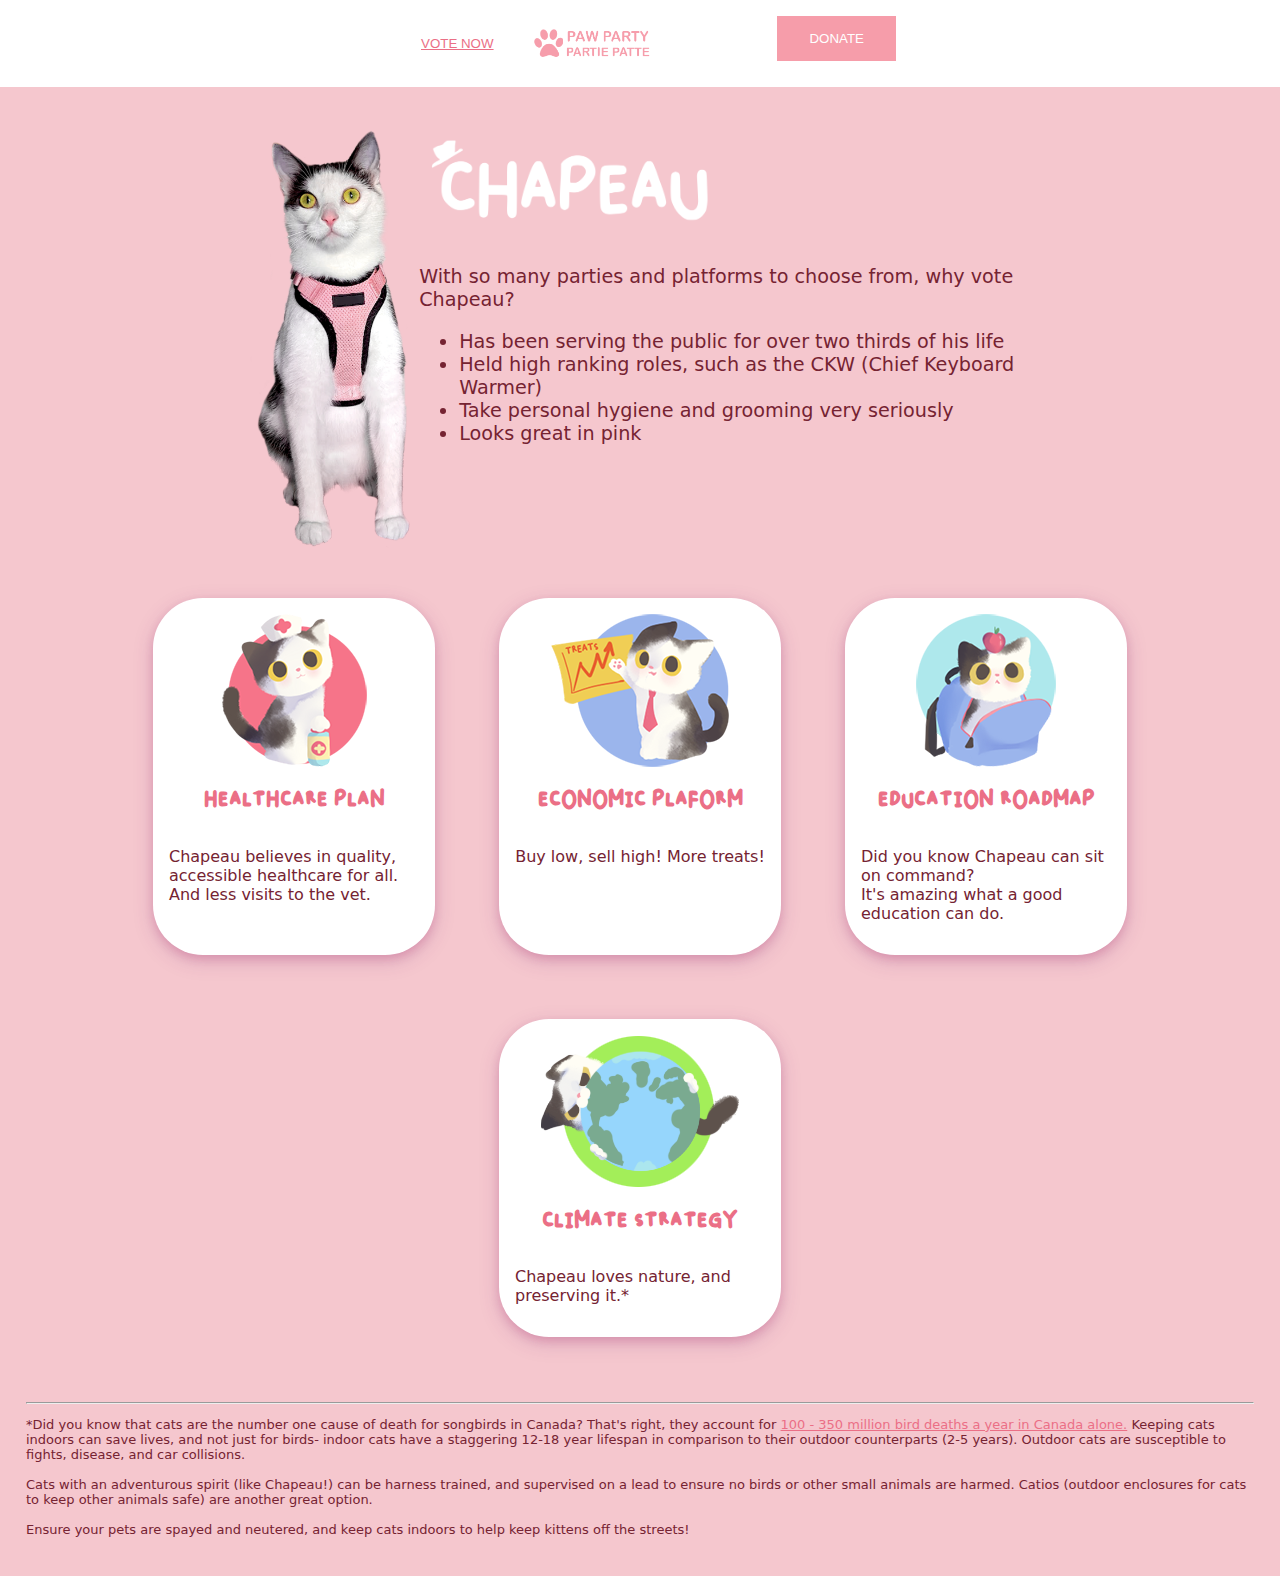
<file: index.html>
<!DOCTYPE html>
<html lang = "en">
    <head>
        <title>Vote Chapeau!</title>
        <link rel="stylesheet" href="css/style.css" type="text/css" charset="utf-8" >
        <link rel="stylesheet" href="webfontkit-20220525-144732/stylesheet.css" type="text/css" charset="utf-8" />
        <link rel="icon" type="image/x-icon" href="images/favicon.ico">
        <!-- Global site tag (gtag.js) - Google Analytics -->
        <script async src="https://www.googletagmanager.com/gtag/js?id=G-XYLHHVFT61"></script>
        <script>
          window.dataLayer = window.dataLayer || [];
          function gtag(){dataLayer.push(arguments);}
          gtag('js', new Date());

          gtag('config', 'G-XYLHHVFT61');
        </script>
    </head>
    
    <body>
  
    <header>
            <div class="container_head">
              <div class="wrapper_head">
              	<div id="row"><a href="https://www.elections.on.ca/en.html"> <button id="vote">VOTE NOW</button></a><img alt="Logo of the Paw Party / Partie Patte, the party name with a small paw print" src="images/pawparty.png" id="logo"></div><a href="https://www.ohsre.ca/sslpage.aspx?pid=184"><button>DONATE</button></a>
              </div>
            </div>
    </header>
        <div class="container">
            <div class="wrapper">
                <div id="info">
                    <img id="sitting" src="images/sitting.png" alt="Chapeau sitting down, wearing his pink harness.">
                    <div id="one">
                        <img id="info_img" src="images/white_logo.png" alt="Chapeau">
                        
                        <p>With so many parties and platforms to choose from, why vote Chapeau?
                        </p>
                        <ul>
                            <li>Has been serving the public for over two thirds of his life</li>
                            <li>Held high ranking roles, such as the CKW (Chief Keyboard Warmer)</li>
                            <li>Take personal hygiene and grooming very seriously</li>
                            <li>Looks great in pink</li>
                        </ul>
                        
                    </div>
                </div>

              </div>
              
            </div>
            
            <div id="platform">
	            <div class="card" id = "health"><img id ="health_icon" src="images/health.png" alt="A small cartoon icon of chapeau in a nurse cap with a bottle of pills">
                  <h2>HEALTHCARE PLAN</h2>
                  <p>Chapeau believes in quality, accessible healthcare for all. <br />And less visits to the vet.</p></div>
                <div class="card" id="econ"><img id="econ_icon" src="images/econ.png" alt="A small cartoon icon of Chapeau in a tie with a line chart titled 'treats' trending upwards">
                  <h2>ECONOMIC PLAFORM</h2>
                  <p>Buy low, sell high! More treats!</p></div>
                <div class="card" id="edu"><img id="edu_icon" src="images/edu.png" alt="A small cartoon icon of Chapeau in a schoolbag with an apple on his head">
                  <h2>EDUCATION ROADMAP</h2>
                  <p>Did you know Chapeau can sit on command?  <br />It's amazing what a good education can do.</p></div>
                <div class="card" id="climate"><img id="climate_icon" src="images/climate.png" alt="A small cartoon icon of Chapeau wrestling with the Earth like a ball of yarn">
                  <h2>CLIMATE STRATEGY</h2>
                  <p>Chapeau loves nature, and preserving it.*</p></div>
                
            
            </div>
  
                <div id="facts">
                    <hr/>
                    <p>*Did you know that cats are the number one cause of death for songbirds in Canada? That's right, they account for <a href="https://catsandbirds.ca/research/estimated-number-of-birds-killed-by-house-cats/#:~:text=Blancher%20estimates%20that%20cats%20kill,the%20rest%20by%20feral%20cats.">100 - 350 million bird deaths a year in Canada alone.</a> 
                    Keeping cats indoors can save lives, and not just for birds- indoor cats have a staggering 12-18 year lifespan in comparison to their outdoor counterparts (2-5 years). Outdoor cats are susceptible to fights, disease, and car collisions. 
                    <br/><br/>
                    Cats with an adventurous spirit (like Chapeau!) can be harness trained, and supervised on a lead to ensure no birds or other small animals are harmed. Catios (outdoor enclosures for cats to keep other animals safe) are another great option.
                    <br/><br/>
                    Ensure your pets are spayed and neutered, and keep cats indoors to help keep kittens off the streets!
                    </p>
                </div>
            <script src="script.js"></script>
    </body>
</html>
</file>
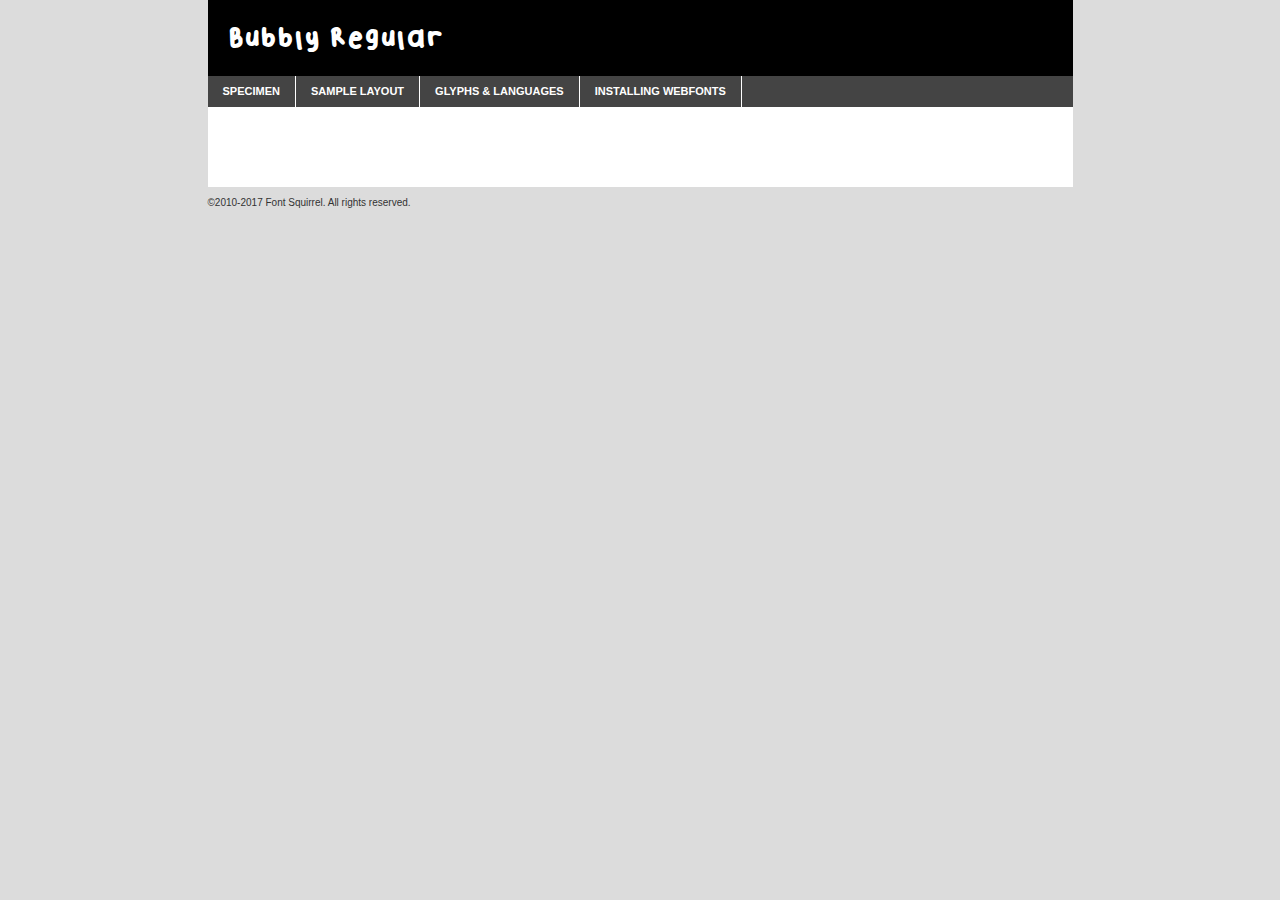
<file: webfontkit-20220525-144732/bubbly-regular-demo.html>
<!DOCTYPE html PUBLIC "-//W3C//DTD XHTML 1.0 Transitional//EN"
	"http://www.w3.org/TR/xhtml1/DTD/xhtml1-transitional.dtd">

<html xmlns="http://www.w3.org/1999/xhtml" xml:lang="en" lang="en">
<head>
	<meta http-equiv="Content-Type" content="text/html; charset=utf-8" />
	<script src="http://ajax.googleapis.com/ajax/libs/jquery/1.7.2/jquery.min.js" type="text/javascript" charset="utf-8"></script>
	<script type="text/javascript">
	(function($){$.fn.easyTabs=function(option){var param=jQuery.extend({fadeSpeed:"fast",defaultContent:1,activeClass:'active'},option);$(this).each(function(){var thisId="#"+this.id;if(param.defaultContent==''){param.defaultContent=1;}
	if(typeof param.defaultContent=="number")
	{var defaultTab=$(thisId+" .tabs li:eq("+(param.defaultContent-1)+") a").attr('href').substr(1);}else{var defaultTab=param.defaultContent;}
	$(thisId+" .tabs li a").each(function(){var tabToHide=$(this).attr('href').substr(1);$("#"+tabToHide).addClass('easytabs-tab-content');});hideAll();changeContent(defaultTab);function hideAll(){$(thisId+" .easytabs-tab-content").hide();}
	function changeContent(tabId){hideAll();$(thisId+" .tabs li").removeClass(param.activeClass);$(thisId+" .tabs li a[href=#"+tabId+"]").closest('li').addClass(param.activeClass);if(param.fadeSpeed!="none")
	{$(thisId+" #"+tabId).fadeIn(param.fadeSpeed);}else{$(thisId+" #"+tabId).show();}}
	$(thisId+" .tabs li").click(function(){var tabId=$(this).find('a').attr('href').substr(1);changeContent(tabId);return false;});});}})(jQuery);
	</script>
	<link rel="stylesheet" href="specimen_files/specimen_stylesheet.css" type="text/css" charset="utf-8" />
	<link rel="stylesheet" href="stylesheet.css" type="text/css" charset="utf-8" />

	<style type="text/css">
					body{
				font-family: 'bubblyregular';
							}
		</style>

	<title>Bubbly Regular Specimen</title>
	
	
	<script type="text/javascript" charset="utf-8">
		$(document).ready(function() {
			$('#container').easyTabs({defaultContent:1});
		});
	</script>
</head>

<body>
<div id="container">
	<div id="header">
		Bubbly Regular	</div>
	<ul class="tabs">
		<li><a href="#specimen">Specimen</a></li>
		<li><a href="#layout">Sample Layout</a></li>
				<li><a href="#glyphs">Glyphs &amp; Languages</a></li>
		<li><a href="#installing">Installing Webfonts</a></li>
		
	</ul>
	
	<div id="main_content">

		
			<div id="specimen">
		
				<div class="section">
					<div class="grid12 firstcol">
						<div class="huge">AaBb</div>
					</div>
				</div>
		
				<div class="section">
					<div class="glyph_range">A&#x200B;B&#x200b;C&#x200b;D&#x200b;E&#x200b;F&#x200b;G&#x200b;H&#x200b;I&#x200b;J&#x200b;K&#x200b;L&#x200b;M&#x200b;N&#x200b;O&#x200b;P&#x200b;Q&#x200b;R&#x200b;S&#x200b;T&#x200b;U&#x200b;V&#x200b;W&#x200b;X&#x200b;Y&#x200b;Z&#x200b;a&#x200b;b&#x200b;c&#x200b;d&#x200b;e&#x200b;f&#x200b;g&#x200b;h&#x200b;i&#x200b;j&#x200b;k&#x200b;l&#x200b;m&#x200b;n&#x200b;o&#x200b;p&#x200b;q&#x200b;r&#x200b;s&#x200b;t&#x200b;u&#x200b;v&#x200b;w&#x200b;x&#x200b;y&#x200b;z&#x200b;1&#x200b;2&#x200b;3&#x200b;4&#x200b;5&#x200b;6&#x200b;7&#x200b;8&#x200b;9&#x200b;0&#x200b;&amp;&#x200b;.&#x200b;,&#x200b;?&#x200b;!&#x200b;&#64;&#x200b;(&#x200b;)&#x200b;#&#x200b;$&#x200b;%&#x200b;*&#x200b;+&#x200b;-&#x200b;=&#x200b;:&#x200b;;</div>
				</div>
				<div class="section">
					<div class="grid12 firstcol">
						<table class="sample_table">
							<tr><td>10</td><td class="size10">abcdefghijklmnopqrstuvwxyzABCDEFGHIJKLMNOPQRSTUVWXYZ0123456789abcdefghijklmnopqrstuvwxyzABCDEFGHIJKLMNOPQRSTUVWXYZ0123456789abcdefghijklmnopqrstuvwxyzABCDEFGHIJKLMNOPQRSTUVWXYZ</td></tr>
							<tr><td>11</td><td class="size11">abcdefghijklmnopqrstuvwxyzABCDEFGHIJKLMNOPQRSTUVWXYZ0123456789abcdefghijklmnopqrstuvwxyzABCDEFGHIJKLMNOPQRSTUVWXYZ0123456789abcdefghijklmnopqrstuvwxyzABCDEFGHIJKLMNOPQRSTUVWXYZ</td></tr>
							<tr><td>12</td><td class="size12">abcdefghijklmnopqrstuvwxyzABCDEFGHIJKLMNOPQRSTUVWXYZ0123456789abcdefghijklmnopqrstuvwxyzABCDEFGHIJKLMNOPQRSTUVWXYZ0123456789abcdefghijklmnopqrstuvwxyzABCDEFGHIJKLMNOPQRSTUVWXYZ</td></tr>
							<tr><td>13</td><td class="size13">abcdefghijklmnopqrstuvwxyzABCDEFGHIJKLMNOPQRSTUVWXYZ0123456789abcdefghijklmnopqrstuvwxyzABCDEFGHIJKLMNOPQRSTUVWXYZ0123456789abcdefghijklmnopqrstuvwxyzABCDEFGHIJKLMNOPQRSTUVWXYZ</td></tr>
							<tr><td>14</td><td class="size14">abcdefghijklmnopqrstuvwxyzABCDEFGHIJKLMNOPQRSTUVWXYZ0123456789abcdefghijklmnopqrstuvwxyzABCDEFGHIJKLMNOPQRSTUVWXYZ0123456789abcdefghijklmnopqrstuvwxyzABCDEFGHIJKLMNOPQRSTUVWXYZ</td></tr>
							<tr><td>16</td><td class="size16">abcdefghijklmnopqrstuvwxyzABCDEFGHIJKLMNOPQRSTUVWXYZ0123456789abcdefghijklmnopqrstuvwxyzABCDEFGHIJKLMNOPQRSTUVWXYZ</td></tr>
							<tr><td>18</td><td class="size18">abcdefghijklmnopqrstuvwxyzABCDEFGHIJKLMNOPQRSTUVWXYZ0123456789abcdefghijklmnopqrstuvwxyzABCDEFGHIJKLMNOPQRSTUVWXYZ</td></tr>
							<tr><td>20</td><td class="size20">abcdefghijklmnopqrstuvwxyzABCDEFGHIJKLMNOPQRSTUVWXYZ0123456789abcdefghijklmnopqrstuvwxyzABCDEFGHIJKLMNOPQRSTUVWXYZ</td></tr>
							<tr><td>24</td><td class="size24">abcdefghijklmnopqrstuvwxyzABCDEFGHIJKLMNOPQRSTUVWXYZ0123456789abcdefghijklmnopqrstuvwxyzABCDEFGHIJKLMNOPQRSTUVWXYZ</td></tr>
							<tr><td>30</td><td class="size30">abcdefghijklmnopqrstuvwxyzABCDEFGHIJKLMNOPQRSTUVWXYZ0123456789abcdefghijklmnopqrstuvwxyzABCDEFGHIJKLMNOPQRSTUVWXYZ</td></tr>
							<tr><td>36</td><td class="size36">abcdefghijklmnopqrstuvwxyzABCDEFGHIJKLMNOPQRSTUVWXYZ0123456789abcdefghijklmnopqrstuvwxyzABCDEFGHIJKLMNOPQRSTUVWXYZ</td></tr>
							<tr><td>48</td><td class="size48">abcdefghijklmnopqrstuvwxyzABCDEFGHIJKLMNOPQRSTUVWXYZ0123456789abcdefghijklmnopqrstuvwxyzABCDEFGHIJKLMNOPQRSTUVWXYZ</td></tr>
							<tr><td>60</td><td class="size60">abcdefghijklmnopqrstuvwxyzABCDEFGHIJKLMNOPQRSTUVWXYZ0123456789abcdefghijklmnopqrstuvwxyzABCDEFGHIJKLMNOPQRSTUVWXYZ</td></tr>
							<tr><td>72</td><td class="size72">abcdefghijklmnopqrstuvwxyzABCDEFGHIJKLMNOPQRSTUVWXYZ0123456789abcdefghijklmnopqrstuvwxyzABCDEFGHIJKLMNOPQRSTUVWXYZ</td></tr>
							<tr><td>90</td><td class="size90">abcdefghijklmnopqrstuvwxyzABCDEFGHIJKLMNOPQRSTUVWXYZ0123456789abcdefghijklmnopqrstuvwxyzABCDEFGHIJKLMNOPQRSTUVWXYZ</td></tr>
						</table>
				
					</div>
			
				</div>
		
		
		
								<div class="section" id="bodycomparison">


										<div id="xheight">
				<div class="fontbody">&#x25FC;&#x25FC;&#x25FC;&#x25FC;&#x25FC;&#x25FC;&#x25FC;&#x25FC;&#x25FC;&#x25FC;&#x25FC;&#x25FC;&#x25FC;&#x25FC;&#x25FC;&#x25FC;&#x25FC;&#x25FC;&#x25FC;&#x25FC;&#x25FC;&#x25FC;&#x25FC;&#x25FC;&#x25FC;&#x25FC;&#x25FC;&#x25FC;&#x25FC;&#x25FC;&#x25FC;&#x25FC;&#x25FC;&#x25FC;&#x25FC;&#x25FC;&#x25FC;&#x25FC;&#x25FC;&#x25FC;&#x25FC;&#x25FC;&#x25FC;&#x25FC;&#x25FC;&#x25FC;&#x25FC;&#x25FC;&#x25FC;&#x25FC;&#x25FC;&#x25FC;&#x25FC;&#x25FC;&#x25FC;&#x25FC;&#x25FC;&#x25FC;&#x25FC;&#x25FC;&#x25FC;&#x25FC;&#x25FC;&#x25FC;&#x25FC;&#x25FC;&#x25FC;&#x25FC;&#x25FC;&#x25FC;&#x25FC;&#x25FC;&#x25FC;&#x25FC;&#x25FC;&#x25FC;&#x25FC;&#x25FC;&#x25FC;&#x25FC;&#x25FC;&#x25FC;&#x25FC;&#x25FC;&#x25FC;&#x25FC;&#x25FC;&#x25FC;&#x25FC;&#x25FC;&#x25FC;&#x25FC;&#x25FC;&#x25FC;&#x25FC;&#x25FC;&#x25FC;&#x25FC;&#x25FC;body</div><div class="arialbody">body</div><div class="verdanabody">body</div><div class="georgiabody">body</div></div>
										<div class="fontbody" style="z-index:1">
											body<span>Bubbly Regular</span>
										</div>
										<div class="arialbody" style="z-index:1">
											body<span>Arial</span>
										</div>
										<div class="verdanabody" style="z-index:1">
											body<span>Verdana</span>
										</div>
										<div class="georgiabody" style="z-index:1">
											body<span>Georgia</span>
										</div>



								</div>
		
		
				<div class="section psample psample_row1" id="">
					
					<div class="grid2 firstcol">
						<p class="size10"><span>10.</span>Aenean lacinia bibendum nulla sed consectetur. Fusce dapibus, tellus ac cursus commodo, tortor mauris condimentum nibh, ut fermentum massa justo sit amet risus. Nullam id dolor id nibh ultricies vehicula ut id elit. Cum sociis natoque penatibus et magnis dis parturient montes, nascetur ridiculus mus. Nulla vitae elit libero, a pharetra augue.</p>
			
					</div>
					<div class="grid3">
						<p class="size11"><span>11.</span>Aenean lacinia bibendum nulla sed consectetur. Fusce dapibus, tellus ac cursus commodo, tortor mauris condimentum nibh, ut fermentum massa justo sit amet risus. Nullam id dolor id nibh ultricies vehicula ut id elit. Cum sociis natoque penatibus et magnis dis parturient montes, nascetur ridiculus mus. Nulla vitae elit libero, a pharetra augue.</p>
			
					</div>
					<div class="grid3">
						<p class="size12"><span>12.</span>Aenean lacinia bibendum nulla sed consectetur. Fusce dapibus, tellus ac cursus commodo, tortor mauris condimentum nibh, ut fermentum massa justo sit amet risus. Nullam id dolor id nibh ultricies vehicula ut id elit. Cum sociis natoque penatibus et magnis dis parturient montes, nascetur ridiculus mus. Nulla vitae elit libero, a pharetra augue.</p>
			
					</div>
					<div class="grid4">
						<p class="size13"><span>13.</span>Aenean lacinia bibendum nulla sed consectetur. Fusce dapibus, tellus ac cursus commodo, tortor mauris condimentum nibh, ut fermentum massa justo sit amet risus. Nullam id dolor id nibh ultricies vehicula ut id elit. Cum sociis natoque penatibus et magnis dis parturient montes, nascetur ridiculus mus. Nulla vitae elit libero, a pharetra augue.</p>
			
					</div>
					<div class="white_blend"></div>
					
				</div>
				<div class="section psample psample_row2" id="">
					<div class="grid3 firstcol">
						<p class="size14"><span>14.</span>Aenean lacinia bibendum nulla sed consectetur. Fusce dapibus, tellus ac cursus commodo, tortor mauris condimentum nibh, ut fermentum massa justo sit amet risus. Nullam id dolor id nibh ultricies vehicula ut id elit. Cum sociis natoque penatibus et magnis dis parturient montes, nascetur ridiculus mus. Nulla vitae elit libero, a pharetra augue.</p>
			
					</div>
					<div class="grid4">
						<p class="size16"><span>16.</span>Aenean lacinia bibendum nulla sed consectetur. Fusce dapibus, tellus ac cursus commodo, tortor mauris condimentum nibh, ut fermentum massa justo sit amet risus. Nullam id dolor id nibh ultricies vehicula ut id elit. Cum sociis natoque penatibus et magnis dis parturient montes, nascetur ridiculus mus. Nulla vitae elit libero, a pharetra augue.</p>
			
					</div>
					<div class="grid5">
						<p class="size18"><span>18.</span>Aenean lacinia bibendum nulla sed consectetur. Fusce dapibus, tellus ac cursus commodo, tortor mauris condimentum nibh, ut fermentum massa justo sit amet risus. Nullam id dolor id nibh ultricies vehicula ut id elit. Cum sociis natoque penatibus et magnis dis parturient montes, nascetur ridiculus mus. Nulla vitae elit libero, a pharetra augue.</p>
			
					</div>

					<div class="white_blend"></div>

				</div>
				
				<div class="section psample psample_row3" id="">
					<div class="grid5 firstcol">
						<p class="size20"><span>20.</span>Aenean lacinia bibendum nulla sed consectetur. Fusce dapibus, tellus ac cursus commodo, tortor mauris condimentum nibh, ut fermentum massa justo sit amet risus. Nullam id dolor id nibh ultricies vehicula ut id elit. Cum sociis natoque penatibus et magnis dis parturient montes, nascetur ridiculus mus. Nulla vitae elit libero, a pharetra augue.</p>
					</div>
					<div class="grid7">
						<p class="size24"><span>24.</span>Aenean lacinia bibendum nulla sed consectetur. Fusce dapibus, tellus ac cursus commodo, tortor mauris condimentum nibh, ut fermentum massa justo sit amet risus. Nullam id dolor id nibh ultricies vehicula ut id elit. Cum sociis natoque penatibus et magnis dis parturient montes, nascetur ridiculus mus. Nulla vitae elit libero, a pharetra augue.</p>
					</div>
					
					<div class="white_blend"></div>
					
				</div>
				
				<div class="section psample psample_row4" id="">
					<div class="grid12 firstcol">
						<p class="size30"><span>30.</span>Aenean lacinia bibendum nulla sed consectetur. Fusce dapibus, tellus ac cursus commodo, tortor mauris condimentum nibh, ut fermentum massa justo sit amet risus. Nullam id dolor id nibh ultricies vehicula ut id elit. Cum sociis natoque penatibus et magnis dis parturient montes, nascetur ridiculus mus. Nulla vitae elit libero, a pharetra augue.</p>
					</div>
					<div class="white_blend"></div>
					
				</div>
				
				
				
				<div class="section psample psample_row1 fullreverse">
					<div class="grid2 firstcol">
						<p class="size10"><span>10.</span>Aenean lacinia bibendum nulla sed consectetur. Fusce dapibus, tellus ac cursus commodo, tortor mauris condimentum nibh, ut fermentum massa justo sit amet risus. Nullam id dolor id nibh ultricies vehicula ut id elit. Cum sociis natoque penatibus et magnis dis parturient montes, nascetur ridiculus mus. Nulla vitae elit libero, a pharetra augue.</p>
			
					</div>
					<div class="grid3">
						<p class="size11"><span>11.</span>Aenean lacinia bibendum nulla sed consectetur. Fusce dapibus, tellus ac cursus commodo, tortor mauris condimentum nibh, ut fermentum massa justo sit amet risus. Nullam id dolor id nibh ultricies vehicula ut id elit. Cum sociis natoque penatibus et magnis dis parturient montes, nascetur ridiculus mus. Nulla vitae elit libero, a pharetra augue.</p>
			
					</div>
					<div class="grid3">
						<p class="size12"><span>12.</span>Aenean lacinia bibendum nulla sed consectetur. Fusce dapibus, tellus ac cursus commodo, tortor mauris condimentum nibh, ut fermentum massa justo sit amet risus. Nullam id dolor id nibh ultricies vehicula ut id elit. Cum sociis natoque penatibus et magnis dis parturient montes, nascetur ridiculus mus. Nulla vitae elit libero, a pharetra augue.</p>
			
					</div>
					<div class="grid4">
						<p class="size13"><span>13.</span>Aenean lacinia bibendum nulla sed consectetur. Fusce dapibus, tellus ac cursus commodo, tortor mauris condimentum nibh, ut fermentum massa justo sit amet risus. Nullam id dolor id nibh ultricies vehicula ut id elit. Cum sociis natoque penatibus et magnis dis parturient montes, nascetur ridiculus mus. Nulla vitae elit libero, a pharetra augue.</p>
			
					</div>
					<div class="black_blend"></div>
					
				</div>
				
				<div class="section psample psample_row2 fullreverse">
					<div class="grid3 firstcol">
						<p class="size14"><span>14.</span>Aenean lacinia bibendum nulla sed consectetur. Fusce dapibus, tellus ac cursus commodo, tortor mauris condimentum nibh, ut fermentum massa justo sit amet risus. Nullam id dolor id nibh ultricies vehicula ut id elit. Cum sociis natoque penatibus et magnis dis parturient montes, nascetur ridiculus mus. Nulla vitae elit libero, a pharetra augue.</p>
			
					</div>
					<div class="grid4">
						<p class="size16"><span>16.</span>Aenean lacinia bibendum nulla sed consectetur. Fusce dapibus, tellus ac cursus commodo, tortor mauris condimentum nibh, ut fermentum massa justo sit amet risus. Nullam id dolor id nibh ultricies vehicula ut id elit. Cum sociis natoque penatibus et magnis dis parturient montes, nascetur ridiculus mus. Nulla vitae elit libero, a pharetra augue.</p>
			
					</div>
					<div class="grid5">
						<p class="size18"><span>18.</span>Aenean lacinia bibendum nulla sed consectetur. Fusce dapibus, tellus ac cursus commodo, tortor mauris condimentum nibh, ut fermentum massa justo sit amet risus. Nullam id dolor id nibh ultricies vehicula ut id elit. Cum sociis natoque penatibus et magnis dis parturient montes, nascetur ridiculus mus. Nulla vitae elit libero, a pharetra augue.</p>
			
					</div>
					<div class="black_blend"></div>

				</div>
				
				<div class="section psample fullreverse psample_row3" id="">
					<div class="grid5 firstcol">
						<p class="size20"><span>20.</span>Aenean lacinia bibendum nulla sed consectetur. Fusce dapibus, tellus ac cursus commodo, tortor mauris condimentum nibh, ut fermentum massa justo sit amet risus. Nullam id dolor id nibh ultricies vehicula ut id elit. Cum sociis natoque penatibus et magnis dis parturient montes, nascetur ridiculus mus. Nulla vitae elit libero, a pharetra augue.</p>
					</div>
					<div class="grid7">
						<p class="size24"><span>24.</span>Aenean lacinia bibendum nulla sed consectetur. Fusce dapibus, tellus ac cursus commodo, tortor mauris condimentum nibh, ut fermentum massa justo sit amet risus. Nullam id dolor id nibh ultricies vehicula ut id elit. Cum sociis natoque penatibus et magnis dis parturient montes, nascetur ridiculus mus. Nulla vitae elit libero, a pharetra augue.</p>
					</div>
					
					<div class="black_blend"></div>
					
				</div>
				
				<div class="section psample fullreverse psample_row4" id="" style="border-bottom: 20px #000 solid;">
					<div class="grid12 firstcol">
						<p class="size30"><span>30.</span>Aenean lacinia bibendum nulla sed consectetur. Fusce dapibus, tellus ac cursus commodo, tortor mauris condimentum nibh, ut fermentum massa justo sit amet risus. Nullam id dolor id nibh ultricies vehicula ut id elit. Cum sociis natoque penatibus et magnis dis parturient montes, nascetur ridiculus mus. Nulla vitae elit libero, a pharetra augue.</p>
					</div>
					<div class="black_blend"></div>
					
				</div>
				
				
				
				
			</div>
			
			<div id="layout">
				
				<div class="section">
					
					<div class="grid12 firstcol">
						<h1>Lorem Ipsum Dolor</h1>
						<h2>Etiam porta sem malesuada magna mollis euismod</h2>
						
						<p class="byline">By <a href="#link">Aenean Lacinia</a></p>
					</div>
				</div>
				<div class="section">
					<div class="grid8 firstcol">
						<p class="large">Donec sed odio dui. Morbi leo risus, porta ac consectetur ac, vestibulum at eros. Fusce dapibus, tellus ac cursus commodo, tortor mauris condimentum nibh, ut fermentum massa justo sit amet risus. </p>

						
						<h3>Pellentesque ornare sem</h3>

						<p>Maecenas sed diam eget risus varius blandit sit amet non magna. Maecenas faucibus mollis interdum. Donec ullamcorper nulla non metus auctor fringilla. Nullam id dolor id nibh ultricies vehicula ut id elit. Nullam id dolor id nibh ultricies vehicula ut id elit. </p>

						<p>Aenean eu leo quam. Pellentesque ornare sem lacinia quam venenatis vestibulum. Lorem ipsum dolor sit amet, consectetur adipiscing elit. Cum sociis natoque penatibus et magnis dis parturient montes, nascetur ridiculus mus. </p>

						<p>Nulla vitae elit libero, a pharetra augue. Praesent commodo cursus magna, vel scelerisque nisl consectetur et. Aenean lacinia bibendum nulla sed consectetur. </p>

						<p>Nullam quis risus eget urna mollis ornare vel eu leo. Nullam quis risus eget urna mollis ornare vel eu leo. Maecenas sed diam eget risus varius blandit sit amet non magna. Donec ullamcorper nulla non metus auctor fringilla. </p>

						<h3>Cras mattis consectetur</h3>

						<p>Aenean eu leo quam. Pellentesque ornare sem lacinia quam venenatis vestibulum. Aenean lacinia bibendum nulla sed consectetur. Integer posuere erat a ante venenatis dapibus posuere velit aliquet. Cras mattis consectetur purus sit amet fermentum. </p>

						<p>Nullam id dolor id nibh ultricies vehicula ut id elit. Nullam quis risus eget urna mollis ornare vel eu leo. Cras mattis consectetur purus sit amet fermentum.</p>
					</div>
					
					<div class="grid4 sidebar">
						
						<div class="box reverse">
							<p class="last">Nullam quis risus eget urna mollis ornare vel eu leo. Donec ullamcorper nulla non metus auctor fringilla. Cras mattis consectetur purus sit amet fermentum. Sed posuere consectetur est at lobortis. Lorem ipsum dolor sit amet, consectetur adipiscing elit. </p>
						</div>
						
						<p class="caption">Maecenas sed diam eget risus varius.</p>

						<p>Vestibulum id ligula porta felis euismod semper. Integer posuere erat a ante venenatis dapibus posuere velit aliquet. Vestibulum id ligula porta felis euismod semper. Sed posuere consectetur est at lobortis. Maecenas sed diam eget risus varius blandit sit amet non magna. Fusce dapibus, tellus ac cursus commodo, tortor mauris condimentum nibh, ut fermentum massa justo sit amet risus. </p>

					

						<p>Duis mollis, est non commodo luctus, nisi erat porttitor ligula, eget lacinia odio sem nec elit. Aenean lacinia bibendum nulla sed consectetur. Vivamus sagittis lacus vel augue laoreet rutrum faucibus dolor auctor. Aenean lacinia bibendum nulla sed consectetur. Nullam quis risus eget urna mollis ornare vel eu leo. </p>

						<p>Praesent commodo cursus magna, vel scelerisque nisl consectetur et. Donec ullamcorper nulla non metus auctor fringilla. Maecenas faucibus mollis interdum. Fusce dapibus, tellus ac cursus commodo, tortor mauris condimentum nibh, ut fermentum massa justo sit amet risus. </p>

					</div>
				</div>
				
			</div>


			



		<div id="glyphs">
			<div class="section">
				<div class="grid12 firstcol">
			
				<h1>Language Support</h1>
				<p>The subset of Bubbly Regular in this kit supports the following languages:<br />
			
					English, Arrernte, Bislama, Cebuano, Fijian, Gilbertese, Hmong, Hopi, Ibanag, Iloko_ilokano, Interglossa_glosa, Interlingua, Lojban, Norfolk_pitcairnese, Oromo, Rotokas, Seychelles_creole, Shona, Somali, Southern_ndebele, Swahili, Swati_swazi, Tok_pisin, Volapuk, Warlpiri, Xhosa, Zulu, Latinbasic, Demo				</p>
				<h1>Glyph Chart</h1>
				<p>The subset of Bubbly Regular in this kit includes all the glyphs listed below. Unicode entities are included above each glyph to help you insert individual characters into your layout.</p>
				<div id="glyph_chart">
			
																														 <div><p>&amp;#13;</p>&#13;</div>
																				 <div><p>&amp;#32;</p>&#32;</div>
																				 <div><p>&amp;#33;</p>&#33;</div>
																				 <div><p>&amp;#44;</p>&#44;</div>
																				 <div><p>&amp;#46;</p>&#46;</div>
																				 <div><p>&amp;#58;</p>&#58;</div>
																				 <div><p>&amp;#59;</p>&#59;</div>
																				 <div><p>&amp;#63;</p>&#63;</div>
																				 <div><p>&amp;#65;</p>&#65;</div>
																				 <div><p>&amp;#66;</p>&#66;</div>
																				 <div><p>&amp;#67;</p>&#67;</div>
																				 <div><p>&amp;#68;</p>&#68;</div>
																				 <div><p>&amp;#69;</p>&#69;</div>
																				 <div><p>&amp;#70;</p>&#70;</div>
																				 <div><p>&amp;#71;</p>&#71;</div>
																				 <div><p>&amp;#72;</p>&#72;</div>
																				 <div><p>&amp;#73;</p>&#73;</div>
																				 <div><p>&amp;#74;</p>&#74;</div>
																				 <div><p>&amp;#75;</p>&#75;</div>
																				 <div><p>&amp;#76;</p>&#76;</div>
																				 <div><p>&amp;#77;</p>&#77;</div>
																				 <div><p>&amp;#78;</p>&#78;</div>
																				 <div><p>&amp;#79;</p>&#79;</div>
																				 <div><p>&amp;#80;</p>&#80;</div>
																				 <div><p>&amp;#81;</p>&#81;</div>
																				 <div><p>&amp;#82;</p>&#82;</div>
																				 <div><p>&amp;#83;</p>&#83;</div>
																				 <div><p>&amp;#84;</p>&#84;</div>
																				 <div><p>&amp;#85;</p>&#85;</div>
																				 <div><p>&amp;#86;</p>&#86;</div>
																				 <div><p>&amp;#87;</p>&#87;</div>
																				 <div><p>&amp;#88;</p>&#88;</div>
																				 <div><p>&amp;#89;</p>&#89;</div>
																				 <div><p>&amp;#90;</p>&#90;</div>
																				 <div><p>&amp;#97;</p>&#97;</div>
																				 <div><p>&amp;#98;</p>&#98;</div>
																				 <div><p>&amp;#99;</p>&#99;</div>
																				 <div><p>&amp;#100;</p>&#100;</div>
																				 <div><p>&amp;#101;</p>&#101;</div>
																				 <div><p>&amp;#102;</p>&#102;</div>
																				 <div><p>&amp;#103;</p>&#103;</div>
																				 <div><p>&amp;#104;</p>&#104;</div>
																				 <div><p>&amp;#105;</p>&#105;</div>
																				 <div><p>&amp;#106;</p>&#106;</div>
																				 <div><p>&amp;#107;</p>&#107;</div>
																				 <div><p>&amp;#108;</p>&#108;</div>
																				 <div><p>&amp;#109;</p>&#109;</div>
																				 <div><p>&amp;#110;</p>&#110;</div>
																				 <div><p>&amp;#111;</p>&#111;</div>
																				 <div><p>&amp;#112;</p>&#112;</div>
																				 <div><p>&amp;#113;</p>&#113;</div>
																				 <div><p>&amp;#114;</p>&#114;</div>
																				 <div><p>&amp;#115;</p>&#115;</div>
																				 <div><p>&amp;#116;</p>&#116;</div>
																				 <div><p>&amp;#117;</p>&#117;</div>
																				 <div><p>&amp;#118;</p>&#118;</div>
																				 <div><p>&amp;#119;</p>&#119;</div>
																				 <div><p>&amp;#120;</p>&#120;</div>
																				 <div><p>&amp;#121;</p>&#121;</div>
																				 <div><p>&amp;#122;</p>&#122;</div>
																				 <div><p>&amp;#160;</p>&#160;</div>
																				 <div><p>&amp;#171;</p>&#171;</div>
																				 <div><p>&amp;#196;</p>&#196;</div>
																				 <div><p>&amp;#209;</p>&#209;</div>
																				 <div><p>&amp;#214;</p>&#214;</div>
																				 <div><p>&amp;#220;</p>&#220;</div>
																				 <div><p>&amp;#224;</p>&#224;</div>
																				 <div><p>&amp;#226;</p>&#226;</div>
																				 <div><p>&amp;#228;</p>&#228;</div>
																				 <div><p>&amp;#231;</p>&#231;</div>
																				 <div><p>&amp;#232;</p>&#232;</div>
																				 <div><p>&amp;#233;</p>&#233;</div>
																				 <div><p>&amp;#235;</p>&#235;</div>
																				 <div><p>&amp;#242;</p>&#242;</div>
																				 <div><p>&amp;#244;</p>&#244;</div>
																				 <div><p>&amp;#246;</p>&#246;</div>
																				 <div><p>&amp;#249;</p>&#249;</div>
																				 <div><p>&amp;#252;</p>&#252;</div>
																				 <div><p>&amp;#8192;</p>&#8192;</div>
																				 <div><p>&amp;#8193;</p>&#8193;</div>
																				 <div><p>&amp;#8194;</p>&#8194;</div>
																				 <div><p>&amp;#8195;</p>&#8195;</div>
																				 <div><p>&amp;#8196;</p>&#8196;</div>
																				 <div><p>&amp;#8197;</p>&#8197;</div>
																				 <div><p>&amp;#8198;</p>&#8198;</div>
																				 <div><p>&amp;#8199;</p>&#8199;</div>
																				 <div><p>&amp;#8200;</p>&#8200;</div>
																				 <div><p>&amp;#8201;</p>&#8201;</div>
																				 <div><p>&amp;#8202;</p>&#8202;</div>
																				 <div><p>&amp;#8239;</p>&#8239;</div>
																				 <div><p>&amp;#8287;</p>&#8287;</div>
																				 <div><p>&amp;#9724;</p>&#9724;</div>
																																						</div>	
				</div>
		
		
			</div>
		</div>
		
		
		<div id="specs">
			
		</div>
	
		<div id="installing">
			<div class="section">
				<div class="grid7 firstcol">
					<h1>Installing Webfonts</h1>
					
					<p>Webfonts are supported by all major browser platforms but not all in the same way. There are currently four different font formats that must be included in order to target all browsers. This includes TTF, WOFF, EOT and SVG.</p>
					
					<h2>1. Upload your webfonts</h2>
					<p>You must upload your webfont kit to your website. They should be in or near the same directory as your CSS files.</p>
					
					<h2>2. Include the webfont stylesheet</h2>
					<p>A special CSS @font-face declaration helps the various browsers select the appropriate font it needs without causing you a bunch of headaches. Learn more about this syntax by reading the <a href="https://www.fontspring.com/blog/further-hardening-of-the-bulletproof-syntax">Fontspring blog post</a> about it. The code for it is as follows:</p>


<code>
@font-face{ 
	font-family: 'MyWebFont';
	src: url('WebFont.eot');
	src: url('WebFont.eot?#iefix') format('embedded-opentype'),
	     url('WebFont.woff') format('woff'),
	     url('WebFont.ttf') format('truetype'),
	     url('WebFont.svg#webfont') format('svg');
}
</code>

	<p>We've already gone ahead and generated the code for you. All you have to do is link to the stylesheet in your HTML, like this:</p>
	<code>&lt;link rel=&quot;stylesheet&quot; href=&quot;stylesheet.css&quot; type=&quot;text/css&quot; charset=&quot;utf-8&quot; /&gt;</code>

					<h2>3. Modify your own stylesheet</h2>
					<p>To take advantage of your new fonts, you must tell your stylesheet to use them. Look at the original @font-face declaration above and find the property called "font-family." The name linked there will be what you use to reference the font. Prepend that webfont name to the font stack in the "font-family" property, inside the selector you want to change. For example:</p>
<code>p { font-family: 'WebFont', Arial, sans-serif; }</code>

<h2>4. Test</h2>
<p>Getting webfonts to work cross-browser <em>can</em> be tricky. Use the information in the sidebar to help you if you find that fonts aren't loading in a particular browser.</p>
				</div>
				
				<div class="grid5 sidebar">
					<div class="box">
						<h2>Troubleshooting<br />Font-Face Problems</h2>
						<p>Having trouble getting your webfonts to load in your new website? Here are some tips to sort out what might be the problem.</p>

						<h3>Fonts not showing in any browser</h3>

						<p>This sounds like you need to work on the plumbing. You either did not upload the fonts to the correct directory, or you did not link the fonts properly in the CSS. If you've confirmed that all this is correct and you still have a problem, take a look at your .htaccess file and see if requests are getting intercepted.</p>

						<h3>Fonts not loading in iPhone or iPad</h3>

						<p>The most common problem here is that you are serving the fonts from an IIS server. IIS refuses to serve files that have unknown MIME types. If that is the case, you must set the MIME type for SVG to "image/svg+xml" in the server settings. Follow these instructions from Microsoft if you need help.</p>

						<h3>Fonts not loading in Firefox</h3>

						<p>The primary reason for this failure? You are still using a version Firefox older than 3.5. So upgrade already! If that isn't it, then you are very likely serving fonts from a different domain. Firefox requires that all font assets be served from the same domain. Lastly it is possible that you need to add WOFF to your list of MIME types (if you are serving via IIS.)</p>

						<h3>Fonts not loading in IE</h3>

						<p>Are you looking at Internet Explorer on an actual Windows machine or are you cheating by using a service like Adobe BrowserLab? Many of these screenshot services do not render @font-face for IE. Best to test it on a real machine.</p>

						<h3>Fonts not loading in IE9</h3>

						<p>IE9, like Firefox, requires that fonts be served from the same domain as the website. Make sure that is the case.</p>
					</div>
				</div>
			</div>
			
		</div>
	
	</div>
	<div id="footer">
		<p>&copy;2010-2017 Font Squirrel. All rights reserved.</p>
	</div>
</div>
</body>
</html>
</file>
<file: css/style.css>
body { 
    background-color: #f5c7ce;
    margin:0;
}

td {
	text-align:center;
}
#logo{
width: 120px;
height: auto;
margin-left: auto;
margin-right: auto;
}

#info_img{
    max-width: 50%;
    height: auto;
}

#sitting{
    width: 20%;
    height: 20%;
    padding: 0.5em;
}

/* Text styles */

h1 {
    font-family: 'bubblyregular';
    font-size: 450%;
}

h2{
    font-family: 'bubblyregular';
    color: #eb6f86;
}

p {
    font-family: Segoe, "Segoe UI", "DejaVu Sans", "Trebuchet MS", Verdana, sans-serif;
    color:#752332;
	}

li {
    font-family: Segoe, "Segoe UI", "DejaVu Sans", "Trebuchet MS", Verdana, sans-serif;
	color:#752332;
}

a {
    font-family: Segoe, "Segoe UI", "DejaVu Sans", "Trebuchet MS", Verdana, sans-serif;
    color:#eb6f86;
}

#vote{
    background-color: white;
    border: none;
    color: #eb6f86;
    padding:5px;
    margin: 15px 32px;
    text-align: center;
    text-decoration: underline;
    display: inline-block;
}

#vote:hover{
    background-color: #f69daa;
    border: none;
    color: white;
    padding:5px;
    margin: 15px 32px;
    text-align: center;
    text-decoration: underline;
    display: inline-block;
}
button {
    background-color: #f69daa;
    border: none;
    color: white;
    padding: 15px 32px;
    margin-left: 30px;
    text-align: center;
    text-decoration: none;
    display: inline-block;
}

button:hover {
    background-color: #eb6f86;
    border: none;
    color: white;
    padding: 15px 32px;
    text-align: center;
    text-decoration: none;
    display: inline-block;
}

/* flex styles */

header{
		width: 100%;
}

#row {
    display: flex;
    flex-direction: row;
    align-items: center;
}

.container_head {
    display: flex;
    flex-direction: column;
    justify-content: center;
	background-color:white;

}

.wrapper_head {
	display: flex;
    flex-direction: row;
    width: 40%;
    margin:auto;
	padding:1em;
    justify-content: space-between;
	}

.container {
    display: flex;
    flex-direction: column;
    justify-content: center;
}

.wrapper {
    width: 50em;
    margin:auto;
	margin-top:2%;
    padding:.5em;
}

#info {
    display: flex;
    flex-direction: row;
    font-size: larger;
}

#platform{
    display: flex;
    flex-direction: row;
    flex-wrap: wrap;
    width: 100%;
    justify-content: center;
}

.card {
    display: flex;
    flex-direction: column;
    align-items: center;
    background-color: white;
    width: 250px;
    border-radius: 50px;
    padding: 1em;
    margin:2em;
    box-shadow: 0 4px 8px 0 rgba(187, 44, 94, 0.19), 0 6px 20px 0 rgba(120, 43, 128, 0.212);
}

#facts {
	padding: 2em;
    font-size: small;
}

@media screen and (max-width: 1000px){
    
    .wrapper_head{
        width: 100%;
        background-color: white;
    }

    button{
        font-size: 3em;
        margin-right:1em;
    }

    #logo {
        width: 200px;
    }

    p {
        font-size: 2em;
    }

    h2 {
        font-size: 5em;
    }

    li {
        font-size: 2em;
    }

    .card {
        width: 100%;
    }

    .card img {
        width: 50%;
    }
	
	#sitting {
		width:25%;
		}
		
	#info_img{
		max-width:100%;
		}
		
	#one{
		display:flex;
		flex-direction: column;
        padding-left: 2em;
		}

}
</file>
<file: webfontkit-20220525-144732/stylesheet.css>
/*! Generated by Font Squirrel (https://www.fontsquirrel.com) on May 25, 2022 */



@font-face {
    font-family: 'bubblyregular';
    src: url('bubbly-regular-webfont.woff2') format('woff2'),
         url('bubbly-regular-webfont.woff') format('woff'),
         url('bubbly-regular-webfont.ttf') format('truetype');
    font-weight: normal;
    font-style: normal;

}




@font-face {
    font-family: 'bubblyregular';
    src: url('bubbly-regular-webfont.woff2') format('woff2'),
         url('bubbly-regular-webfont.woff') format('woff'),
         url('bubbly-regular-webfont.ttf') format('truetype');
    font-weight: normal;
    font-style: normal;

}
</file>
<file: webfontkit-20220525-144732/specimen_files/specimen_stylesheet.css>
@import url('grid_12-825-55-15.css');

/*  
	CSS Reset by Eric Meyer - Released under Public Domain
    http://meyerweb.com/eric/tools/css/reset/
*/
html, body, div, span, applet, object, iframe,
h1, h2, h3, h4, h5, h6, p, blockquote, pre,
a, abbr, acronym, address, big, cite, code,
del, dfn, em, font, img, ins, kbd, q, s, samp,
small, strike, strong, sub, sup, tt, var,
b, u, i, center, dl, dt, dd, ol, ul, li,
fieldset, form, label, legend, table, 
caption, tbody, tfoot, thead, tr, th, td 
                  {margin: 0;padding: 0;border: 0;outline: 0;
                  font-size: 100%;vertical-align: baseline;
                  background: transparent;}
body              {line-height: 1;}
ol, ul            {list-style: none;}
blockquote, q     {quotes: none;}
blockquote:before, blockquote:after,
q:before, q:after {content: '';	content: none;}
:focus            {outline: 0;}
ins               {text-decoration: none;}
del               {text-decoration: line-through;}
table             {border-collapse: collapse;border-spacing: 0;}




body {
	color: #000;
	background-color: #dcdcdc;
}

a {
	text-decoration: none;
	color: #1883ba;
}

h1{
	font-size: 32px;
	font-weight: normal;
	font-style: normal;
	margin-bottom: 18px;
}

h2{
	font-size: 18px;
}

#container {
	width: 865px;
	margin: 0px auto;
}


#header {
	padding: 20px;
	font-size: 36px;
	background-color: #000;
	color: #fff;
}

#header span {
	color: #666;
}
#main_content {
	background-color: #fff;
	padding: 60px 20px 20px;
}


#footer p {
	margin: 0;
	padding-top: 10px;
	padding-bottom: 50px;
	color: #333;
	font: 10px Arial, sans-serif;
}

.tabs {
	width: 100%;
	height: 31px;
	background-color: #444;
}
.tabs li {
	float:  left;
	margin: 0;
	overflow: hidden;
	background-color: #444;
}
.tabs li a {
	display: block;
	color: #fff;
	text-decoration: none;
	font: bold 11px/11px 'Arial';
	text-transform: uppercase;
	padding: 10px 15px;
	border-right: 1px solid #fff;
}

.tabs li a:hover {
		background-color: #00b3ff;

}

.tabs li.active a {
	color:  #000;
	background-color: #fff;
}



div.huge {
	
	font-size: 300px;
	line-height: 1em;
	padding: 0;
	letter-spacing: -.02em;
	overflow: hidden;
}
div.glyph_range {
	font-size: 72px;
	line-height: 1.1em;
}

.size10{ font-size: 10px; }
.size11{ font-size: 11px; }
.size12{ font-size: 12px; }
.size13{ font-size: 13px; }
.size14{ font-size: 14px; }
.size16{ font-size: 16px; }
.size18{ font-size: 18px; }
.size20{ font-size: 20px; }
.size24{ font-size: 24px; }
.size30{ font-size: 30px; }
.size36{ font-size: 36px; }
.size48{ font-size: 48px; }
.size60{ font-size: 60px; }
.size72{ font-size: 72px; }
.size90{ font-size: 90px; }


.psample_row1 {	height: 120px;}
.psample_row1 {	height: 120px;}
.psample_row2 {	height: 160px;}
.psample_row3 {	height: 160px;}
.psample_row4 {	height: 160px;}

.psample {
	overflow: hidden;
	position: relative;
}
.psample p {
	line-height: 1.3em;
	display: block;
	overflow: hidden;
	margin: 0;
}

.psample span {
	margin-right: .5em;
}

.white_blend {
	width: 100%;
	height: 61px;
	background-image: url([data-uri]);
	position: absolute;
	bottom: 0;
}
.black_blend {
	width: 100%;
	height: 61px;
	background-image: url([data-uri]);
	position: absolute;
	bottom: 0;
}
.fullreverse {
	background:  #000 !important;
	color:  #fff !important;
	margin-left: -20px;
	padding-left: 20px;
	margin-right: -20px;
	padding-right: 20px;
	padding: 20px;
	margin-bottom:0;
}


.sample_table td {
	padding-top: 3px;
	padding-bottom:5px;
	padding-left: 5px;
	vertical-align: middle;
	line-height: 1.2em;
}

.sample_table td:first-child {
	background-color: #eee;
	text-align: right;
	padding-right: 5px;
	padding-left: 0;
	padding: 5px;
	font: 11px/12px "Courier New", Courier, mono;
}

code {
	white-space: pre;
	background-color: #eee;
	display: block;
	padding: 10px;
	margin-bottom: 18px;
	overflow: auto;
}


.bottom,.last 	{margin-bottom:0 !important; padding-bottom:0 !important;}

.box  { 
  padding: 18px; 
  margin-bottom: 18px; 
  background: #eee; 
}

.reverse,.reversed { background:  #000 !important;color:  #fff !important; border: none !important;}

#bodycomparison {
	position: relative;
	overflow: hidden;
	font-size: 72px;
	height: 90px;
	white-space: nowrap;
}

#bodycomparison div{
	font-size: 72px;
	line-height: 90px;
	display: inline;
	margin: 0 15px 0 0;
	padding: 0;
}

#bodycomparison div span{
	font: 10px Arial;
	position: absolute;
	left: 0;
}
#xheight {
	float: none;
	position: absolute;
	color: #d9f3ff;
	font-size: 72px;
	line-height: 90px;
}

.fontbody {
 position: relative;
}
.arialbody{
	font-family: Arial;
	position: relative;
}
.verdanabody{
	font-family: Verdana;
	position: relative;
}
.georgiabody{
	font-family: Georgia;
	position: relative;
}

/* @group Layout page
 */

#layout h1 {
	font-size: 36px;
	line-height: 42px;
	font-weight: normal;
	font-style: normal;
}

#layout h2 {
	font-size: 24px;
	line-height: 23px;
	font-weight: normal;
	font-style: normal;
}

#layout h3 {
	font-size: 22px;
	line-height: 1.4em;
	margin-top: 1em;
	font-weight: normal;
	font-style: normal;
}


#layout p.byline {
	font-size: 12px;
	margin-top: 18px;
	line-height: 12px;
	margin-bottom: 0;
}
#layout p {
	font-size: 14px;
	line-height: 21px;
	margin-bottom: .5em;
}

#layout p.large{
	font-size: 18px;
	line-height: 26px;
}

#layout .sidebar p{
	font-size: 12px;
	line-height: 1.4em;
}

#layout p.caption {
	font-size: 10px;
	margin-top: -16px;
	margin-bottom: 18px;
}

/* @end */

/* @group Glyphs */

#glyph_chart div{
	background-color: #d9f3ff;
	color: black;
	float: left;
	font-size: 36px;
	height: 1.2em;
	line-height: 1.2em;
	margin-bottom: 1px;
	margin-right: 1px;
	text-align: center;
	width: 1.2em;
	position: relative;
	padding: .6em .2em .2em;
}

#glyph_chart div p {
	position: absolute;
	left: 0;
	top: 0;
	display: block;
	text-align: center;
	font: bold 9px Arial, sans-serif;
	background-color: #3a768f;
	width: 100%;
	color: #fff;
	padding: 2px 0;
}


#glyphs h1 {
	font-family: Arial, sans-serif;
}
/* @end */

/* @group Installing */

#installing {
	font: 13px Arial, sans-serif;
}

#installing p,
#glyphs p{
	line-height: 1.2em;
	margin-bottom: 18px;
	font: 13px Arial, sans-serif;
}



#installing h3{
	font-size: 15px;
	margin-top: 18px;
}

/* @end */

#rendering h1 {
	font-family: Arial, sans-serif;
}
.render_table td {
	font: 11px "Courier New", Courier, mono;
	vertical-align: middle;
}
</file>
